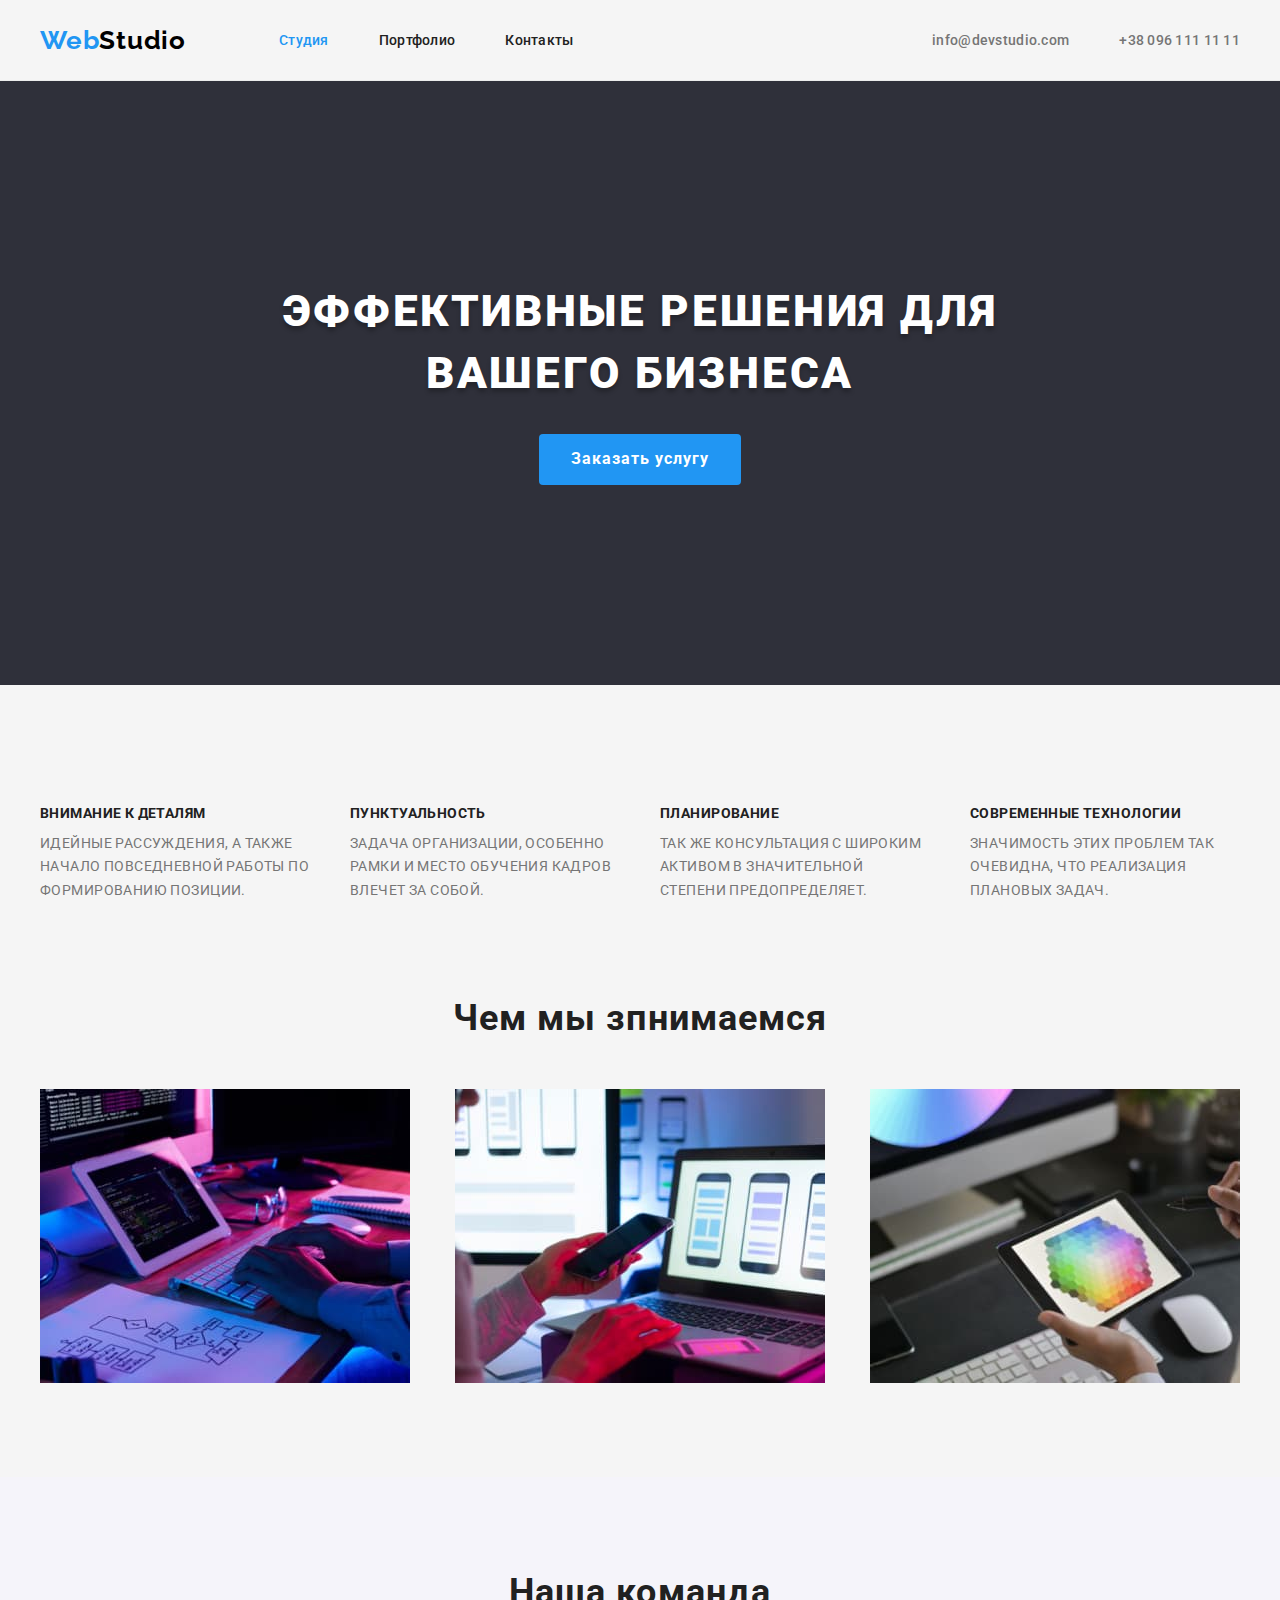
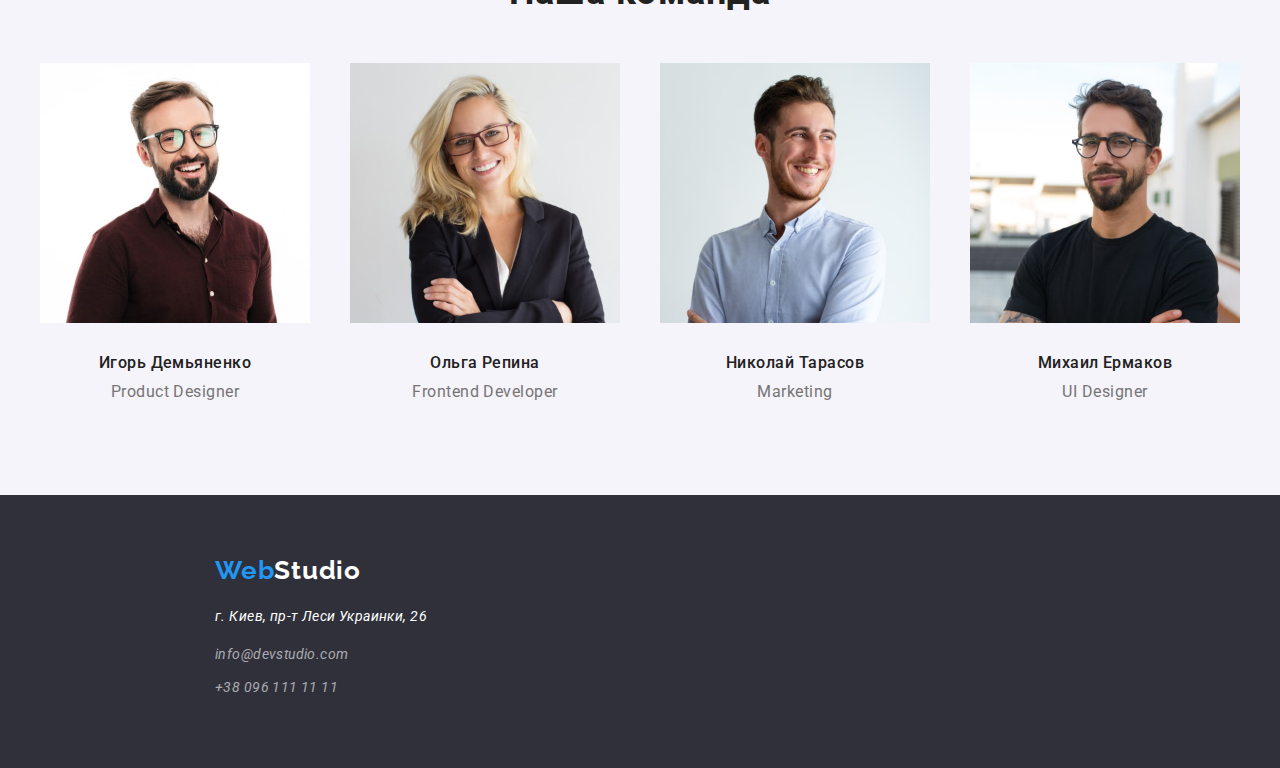
<file: index.html>
<!DOCTYPE html>
<html lang="ru">
  <head>
    <meta charset="UTF-8" />
    <meta name="viewport" content="width=device-width, initial-scale=1.0" />
    <title>Document</title>
    <link rel="preconnect" href="https://fonts.googleapis.com" />
    <link rel="preconnect" href="https://fonts.gstatic.com" crossorigin />
    <link
      href="https://fonts.googleapis.com/css2?family=Raleway:wght@700&family=Roboto:wght@400;500;700;900&display=swap"
      rel="stylesheet"
    />
    <link
      rel="stylesheet"
      href="https://cdnjs.cloudflare.com/ajax/libs/modern-normalize/2.0.0/modern-normalize.min.css"
    />
    <link rel="stylesheet" href="./css/styles.css" />
  </head>
  <body class="page">
    <!--Шапка сайта-->
    <header class="header">
      <div class="container main-nav">
        <nav class="nav">
          <a class="logo link" href="./index.html">
            <span class="web">Web</span>Studio
          </a>

          <ul class="site-nav list">
            <li class="nav-item"><a class="link current" href="">Студия</a></li>
            <li class="nav-item">
              <a class="link" href="./portfolio.html">Портфолио</a>
            </li>
            <li class="nav-item"><a class="link" href="">Контакты</a></li>
          </ul>
        </nav>

        <ul class="auth-nav list">
          <li class="nav-item">
            <a class="link" href="">info@devstudio.com</a>
          </li>
          <li class="nav-item">
            <a class="link" href="">+38 096 111 11 11</a>
          </li>
        </ul>
      </div>
    </header>

    <main>
      <!--Герой-->
      <section class="hero">
        <div class="container">
          <h1 class="hero-text">
            Эффективные решения для <br />
            вашего бизнеса
          </h1>
          <button type="button" class="hero-button">Заказать услугу</button>
        </div>
      </section>

      <!--Преимущества-->
      <section class="advantages">
        <div class="container">
          <h2 class="hide-title">Преимущества</h2>
          <ul class="advantages-items list">
            <li class="item-advantage">
              <h3 class="advantages-title">Внимание к деталям</h3>
              <p class="content">
                Идейные рассуждения, а также начало повседневной работы по
                формированию позиции.
              </p>
            </li>
            <li class="item-advantage">
              <h3 class="advantages-title">Пунктуальность</h3>
              <p class="content">
                Задача организации, особенно рамки и место обучения кадров
                влечет за собой.
              </p>
            </li>
            <li class="item-advantage">
              <h3 class="advantages-title">Планирование</h3>
              <p class="content">
                Так же консультация с широким активом в значительной степени
                предопределяет.
              </p>
            </li>
            <li class="item-advantage">
              <h3 class="advantages-title">Современные технологии</h3>
              <p class="content">
                Значимость этих проблем так очевидна, что реализация плановых
                задач.
              </p>
            </li>
          </ul>
        </div>
      </section>

      <!--Чем мы занимаемся-->
      <section class="classes">
        <div class="container">
          <h2 class="classes-title">Чем мы зпнимаемся</h2>
          <ul class="classes-items list">
            <li>
              <img
                src="./images/business/box1.jpg"
                alt="руки на клавиатуре"
                width="370"
              />
            </li>
            <li>
              <img
                src="./images/business/box2.jpg"
                alt="человек с телефоном за ноутбуком"
                width="370"
              />
            </li>
            <li>
              <img
                src="./images/business/box3.jpg"
                alt="в руках планшет и стилус"
                width="370"
              />
            </li>
          </ul>
        </div>
      </section>

      <!--Наша команда-->
      <section class="our-team">
        <div class="container">
          <h2 class="team-title">Наша команда</h2>
          <ul class="team list">
            <li>
              <img
                src="./images/team/img1.jpg"
                alt="фотография Игоря Демьяненко"
                width="270"
              />
              <h3 class="command-title">Игорь Демьяненко</h3>
              <p class="speciality">Product Designer</p>
            </li>
            <li>
              <img
                src="./images/team/img2.jpg"
                alt="фотография Ольги Репиной"
                width="270"
              />
              <h3 class="command-title">Ольга Репина</h3>
              <p class="speciality">Frontend Developer</p>
            </li>
            <li>
              <img
                src="./images/team/img3.jpg"
                alt="Фотография Николая Тарарсова"
                width="270"
              />
              <h3 class="command-title">Николай Тарасов</h3>
              <p class="speciality">Marketing</p>
            </li>
            <li>
              <img
                src="./images/team/img4.jpg"
                alt="фотография Михаила Ермакова"
                width="270"
              />
              <h3 class="command-title">Михаил Ермаков</h3>
              <p class="speciality">UI Designer</p>
            </li>
          </ul>
        </div>
      </section>
    </main>

    <!--Подвал-->
    <footer class="main-footer">
      <a class="logo link" href="/index.html">
        <span class="web">Web</span>Studio
      </a>
      <address>
        <p class="location">г. Киев, пр-т Леси Украинки, 26</p>
      </address>
      <address>
        <ul class="list">
          <li class="address-element">
            <a class="link" href="">info@devstudio.com</a>
          </li>
          <li class="address-element">
            <a class="link" href="">+38 096 111 11 11</a>
          </li>
        </ul>
      </address>
    </footer>
  </body>
</html>
</file>
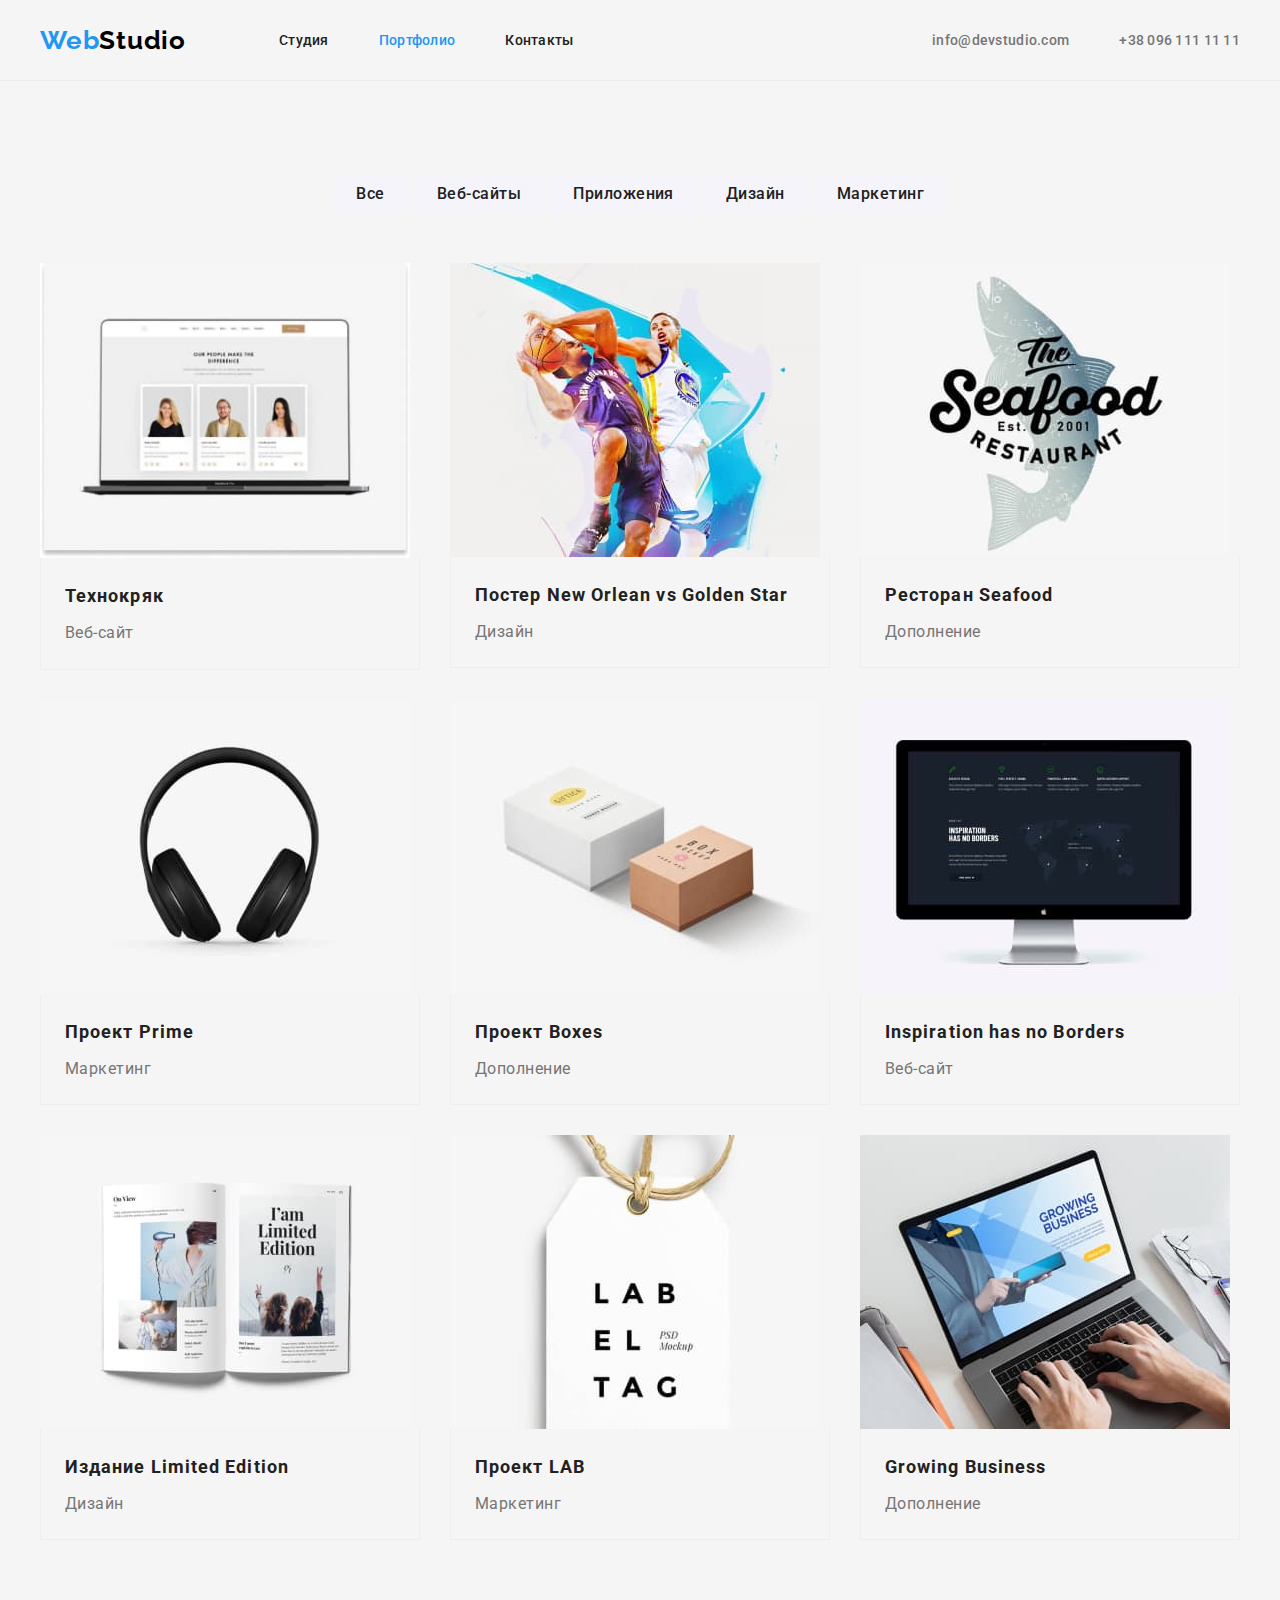
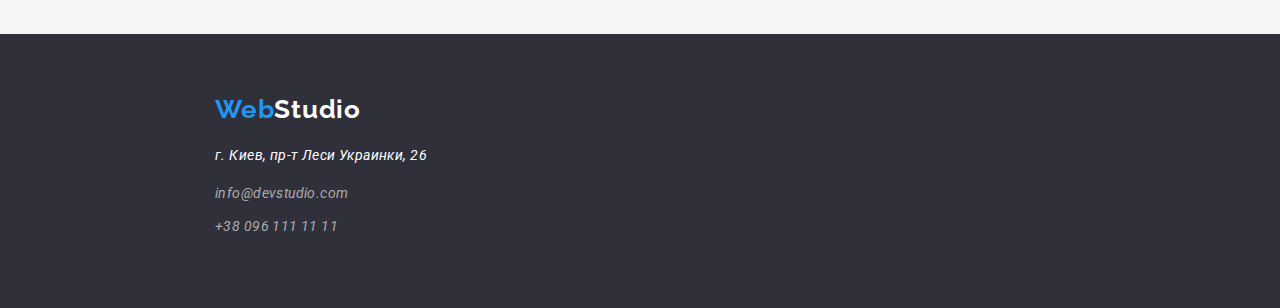
<file: portfolio.html>
<!DOCTYPE html>
<html lang="ru">
  <head>
    <meta charset="UTF-8" />
    <meta name="viewport" content="width=device-width, initial-scale=1.0" />
    <title>Document</title>
    <link rel="preconnect" href="https://fonts.googleapis.com" />
    <link rel="preconnect" href="https://fonts.gstatic.com" crossorigin />
    <link
      href="https://fonts.googleapis.com/css2?family=Raleway:wght@700&family=Roboto:wght@400;500;700;900&display=swap"
      rel="stylesheet"
    />
    <link
      rel="stylesheet"
      href="https://cdnjs.cloudflare.com/ajax/libs/modern-normalize/2.0.0/modern-normalize.min.css"
    />
    <link rel="stylesheet" href="./css/styles.css" />
  </head>
  <body class="page">
    <!--Шапка сайта-->
    <header class="header">
      <div class="container main-nav">
        <nav class="nav">
          <a class="logo link" href="./index.html">
            <span class="web">Web</span>Studio
          </a>

          <ul class="site-nav list">
            <li class="nav-item">
              <a class="link" href="./index.html">Студия</a>
            </li>
            <li class="nav-item">
              <a class="link current" href="">Портфолио</a>
            </li>
            <li class="nav-item"><a class="link" href="">Контакты</a></li>
          </ul>
        </nav>

        <ul class="auth-nav list">
          <li class="nav-item">
            <a class="link" href="">info@devstudio.com</a>
          </li>
          <li class="nav-item">
            <a class="link" href="">+38 096 111 11 11</a>
          </li>
        </ul>
      </div>
    </header>

    <!-- Проекты -->
    <main>
      <section class="portfolio">
        <div class="container">
          <ul class="filter-buttons list">
            <li class="button"><button type="button">Все</button></li>
            <li class="button"><button type="button">Веб-сайты</button></li>
            <li class="button"><button type="button">Приложения</button></li>
            <li class="button"><button type="button">Дизайн</button></li>
            <li class="button"><button type="button">Маркетинг</button></li>
          </ul>
        </div>

        <div class="container">
          <ul class="list portfolio-items">
            <li class="portfoio-card">
              <article>
                <a class="link" href="">
                  <div class="card-thumb">
                    <img
                      src="./images/portfolio/img1.jpg"
                      alt="фотографии людей на экране ноутбука"
                      width="370"
                    />
                  </div>
                  <div class="card-content">
                    <h3 class="portfolio-title">Технокряк</h3>
                    <p class="project">Веб-сайт</p>
                    <p class="project-description">
                      Lorem ipsum dolor sit amet consectetur adipisicing elit.
                      Possimus placeat corporis ratione? Repellendus repellat
                      sed sequi quidem porro provident consectetur voluptatibus
                      animi! Repudiandae modi reprehenderit, nobis nemo
                      molestias veniam asperiores.
                    </p>
                  </div>
                </a>
              </article>
            </li>

            <li class="portfoio-card">
              <article>
                <a class="link" href="">
                  <div class="card-thumb">
                    <img
                      src="./images/portfolio/img2.jpg"
                      alt="два баскетболиста"
                      width="370"
                    />
                  </div>
                  <div class="card-content">
                    <h3 class="portfolio-title">
                      Постер New Orlean vs Golden Star
                    </h3>
                    <p class="project">Дизайн</p>
                    <p class="project-description">
                      Lorem ipsum dolor sit amet consectetur adipisicing elit.
                      Possimus placeat corporis ratione? Repellendus repellat
                      sed sequi quidem porro provident consectetur voluptatibus
                      animi! Repudiandae modi reprehenderit, nobis nemo
                      molestias veniam asperiores.
                    </p>
                  </div>
                </a>
              </article>
            </li>

            <li class="portfoio-card">
              <article>
                <a class="link" href="">
                  <div class="card-thumb">
                    <img
                      src="./images/portfolio/img3.jpg"
                      alt="логотип ресторана"
                      width="370"
                    />
                  </div>
                  <div class="card-content">
                    <h3 class="portfolio-title">Ресторан Seafood</h3>
                    <p class="project">Дополнение</p>
                    <p class="project-description">
                      Lorem ipsum dolor sit amet consectetur adipisicing elit.
                      Possimus placeat corporis ratione? Repellendus repellat
                      sed sequi quidem porro provident consectetur voluptatibus
                      animi! Repudiandae modi reprehenderit, nobis nemo
                      molestias veniam asperiores.
                    </p>
                  </div>
                </a>
              </article>
            </li>

            <li class="portfoio-card">
              <article>
                <a class="link" href="">
                  <div class="card-thumb">
                    <img
                      src="./images/portfolio/img4.jpg"
                      alt="наушники"
                      width="370"
                    />
                  </div>
                  <div class="card-content">
                    <h3 class="portfolio-title">Проект Prime</h3>
                    <p class="project">Маркетинг</p>
                    <p class="project-description">
                      Lorem ipsum dolor sit amet consectetur adipisicing elit.
                      Possimus placeat corporis ratione? Repellendus repellat
                      sed sequi quidem porro provident consectetur voluptatibus
                      animi! Repudiandae modi reprehenderit, nobis nemo
                      molestias veniam asperiores.
                    </p>
                  </div>
                </a>
              </article>
            </li>

            <li class="portfoio-card">
              <article>
                <a class="link" href="">
                  <div class="card-thumb">
                    <img
                      src="./images/portfolio/img5.jpg"
                      alt="две коробки"
                      width="370"
                    />
                  </div>
                  <div class="card-content">
                    <h3 class="portfolio-title">Проект Boxes</h3>
                    <p class="project">Дополнение</p>
                    <p class="project-description">
                      Lorem ipsum dolor sit amet consectetur adipisicing elit.
                      Possimus placeat corporis ratione? Repellendus repellat
                      sed sequi quidem porro provident consectetur voluptatibus
                      animi! Repudiandae modi reprehenderit, nobis nemo
                      molestias veniam asperiores.
                    </p>
                  </div>
                </a>
              </article>
            </li>

            <li class="portfoio-card">
              <article>
                <a class="link" href="">
                  <div class="card-thumb">
                    <img
                      src="./images/portfolio/img6.jpg"
                      alt="монитор компьютера"
                      width="370"
                    />
                  </div>
                  <div class="card-content">
                    <h3 class="portfolio-title">Inspiration has no Borders</h3>
                    <p class="project">Веб-сайт</p>
                    <p class="project-description">
                      Lorem ipsum dolor sit amet consectetur adipisicing elit.
                      Possimus placeat corporis ratione? Repellendus repellat
                      sed sequi quidem porro provident consectetur voluptatibus
                      animi! Repudiandae modi reprehenderit, nobis nemo
                      molestias veniam asperiores.
                    </p>
                  </div>
                </a>
              </article>
            </li>

            <li class="portfoio-card">
              <article>
                <a class="link" href="">
                  <div class="card-thumb">
                    <img
                      src="./images/portfolio/img7.jpg"
                      alt="открытая книга"
                      width="370"
                    />
                  </div>
                  <div class="card-content">
                    <h3 class="portfolio-title">Издание Limited Edition</h3>
                    <p class="project">Дизайн</p>
                    <p class="project-description">
                      Lorem ipsum dolor sit amet consectetur adipisicing elit.
                      Possimus placeat corporis ratione? Repellendus repellat
                      sed sequi quidem porro provident consectetur voluptatibus
                      animi! Repudiandae modi reprehenderit, nobis nemo
                      molestias veniam asperiores.
                    </p>
                  </div>
                </a>
              </article>
            </li>

            <li class="portfoio-card">
              <article>
                <a class="link" href="">
                  <div class="card-thumb">
                    <img
                      src="./images/portfolio/img8.jpg"
                      alt="ярлык на нитке"
                      width="370"
                    />
                  </div>
                  <div class="card-content">
                    <h3 class="portfolio-title">Проект LAB</h3>
                    <p class="project">Маркетинг</p>
                    <p class="project-description">
                      Lorem ipsum dolor sit amet consectetur adipisicing elit.
                      Possimus placeat corporis ratione? Repellendus repellat
                      sed sequi quidem porro provident consectetur voluptatibus
                      animi! Repudiandae modi reprehenderit, nobis nemo
                      molestias veniam asperiores.
                    </p>
                  </div></a
                >
              </article>
            </li>

            <li class="portfoio-card">
              <article>
                <a class="link" href="">
                  <div class="card-thumb">
                    <img
                      src="./images/portfolio/img9.jpg"
                      alt="человек работющий за ноутбуком"
                      width="370"
                    />
                  </div>
                  <div class="card-content">
                    <h3 class="portfolio-title">Growing Business</h3>
                    <p class="project">Дополнение</p>
                    <p class="project-description">
                      Lorem ipsum dolor sit amet consectetur adipisicing elit.
                      Possimus placeat corporis ratione? Repellendus repellat
                      sed sequi quidem porro provident consectetur voluptatibus
                      animi! Repudiandae modi reprehenderit, nobis nemo
                      molestias veniam asperiores.
                    </p>
                  </div>
                </a>
              </article>
            </li>
          </ul>
        </div>
      </section>
    </main>

    <!--Подвал-->
    <footer class="main-footer">
      <a class="logo link" href="/index.html">
        <span class="web">Web</span>Studio
      </a>
      <address>
        <p class="location">г. Киев, пр-т Леси Украинки, 26</p>
      </address>
      <address>
        <ul class="list">
          <li class="address-element">
            <a class="link" href="">info@devstudio.com</a>
          </li>
          <li class="address-element">
            <a class="link" href="">+38 096 111 11 11</a>
          </li>
        </ul>
      </address>
    </footer>
  </body>
</html>
</file>
<file: css/styles.css>
:root {
  --header-color: #212121;
  --dark-bg-color: #2f303a;
  --text-color: #757575;
  --text-header: #ffffff;
  --accent-color: #2196f3;
  --primary-background: #f5f5f5;
  --secondary-background: #f5f4fa;
  --additional-background: #2f303a;
  --ligo-black: #000000;
  --header-border-color: #ececec;
  --card-border-color: #eeeeee;
  --address-element: rgba(255, 255, 255, 0.6);
  --card-set-gap: 30px;
}

.page {
  background-color: var(--primary-background);
  color: var(--header-color);

  font-family: roboto, sans-serif;
}

img {
  display: block;
  max-width: 100%;
  height: auto;
}

.list {
  list-style: none;
  padding: 0;
  margin: 0;
}

.link {
  text-decoration: none;
}

.header {
  border-bottom: 1px solid var(--header-border-color);
}

.container {
  width: 1230px;
  padding-left: 15px;
  padding-right: 15px;
  margin-left: auto;
  margin-right: auto;
}

/* Шапка */
.main-nav {
  display: flex;
  align-items: center;
  /* border-bottom: 1px solid tomato; */
}

.nav {
  display: flex;
  align-items: center;
}

header .logo {
  color: var(--ligo-black);
  font-family: raleway;

  font-size: 26px;
  font-weight: 700;
  line-height: normal;
  letter-spacing: 0.78px;
}

.web {
  color: var(--accent-color);
}

.logo:hover,
.logo:focus {
  color: var(--accent-color);
}

.site-nav {
  display: flex;
  margin-left: 93px;
}

/* .site-nav .nav-item:not(:last-child) {
  margin-right: 50px;
} */

.site-nav .nav-item + .nav-item {
  margin-left: 50px;
}

.site-nav .link {
  display: block;
  padding-top: 32px;
  padding-bottom: 32px;

  color: var(--header-color);

  font-size: 14px;
  font-weight: 500;
  line-height: normal;
  letter-spacing: 0.28px;
}

.site-nav .link:hover,
.site-nav .link:focus {
  color: var(--accent-color);
}

.site-nav .link.current {
  color: var(--accent-color);
}

.auth-nav {
  display: flex;
  margin-left: auto;
}

.auth-nav .nav-item + .nav-item {
  margin-left: 50px;
}

.auth-nav .link {
  display: block;
  padding-top: 32px;
  padding-bottom: 32px;

  color: var(--text-color);

  font-size: 14px;
  font-weight: 500;
  line-height: normal;
  letter-spacing: 0.28px;
}

.auth-nav .link:hover,
.auth-nav .link:focus {
  color: var(--accent-color);
}

/* Герой */
.hero {
  padding: 200px 0;

  text-align: center;

  background-color: var(--dark-bg-color);
}

.hero-text {
  margin-top: 0;
  margin-bottom: 30px;

  color: var(--text-header);
  text-shadow: 0px 4px 4px rgba(0, 0, 0, 0.25);

  font-size: 44px;
  font-weight: 900;
  line-height: 1.4;
  letter-spacing: 2.64px;
  text-transform: uppercase;
}

.hero-button {
  border: none;
  border-radius: 4px;
  padding: 10px 32px;
  text-align: center;

  background-color: var(--accent-color);
  color: #fff;

  text-align: center;
  font-size: 16px;
  font-weight: 700;
  line-height: 1.9;
  letter-spacing: 0.96px;
}

/* Преимущества */
.hide-title {
  opacity: 0;
  margin-top: 0;
  margin-bottom: 0;
}

.advantages {
  padding-top: 94px;
}

.advantages-items {
  display: flex;
  flex-wrap: wrap;
  justify-content: space-between;

  font-size: 14px;
  font-weight: 700;
  line-height: normal;
  letter-spacing: 0.42px;
  text-transform: uppercase;
}

.item-advantage {
  width: 270px;
}

/* .advantages-items .item-advantage + .item-advantage {
  margin-left: 30px;
} */

.advantages-title {
  margin-top: 0;
  margin-bottom: 10px;

  font-size: 14px;
  font-weight: 700;
  line-height: 1.1;
  letter-spacing: 0.03em;
  text-align: left;
}

.advantages-items .content {
  margin: 0;

  color: var(--text-color);

  font-size: 14px;
  font-weight: 400;
  line-height: 1.7;
  letter-spacing: 0.42px;
}

/* Чем мы занимаемся */
.classes {
  padding-top: 94px;
  padding-bottom: 94px;
}

.classes-title,
.team-title {
  margin-top: 0;
  margin-bottom: 50px;

  text-align: center;
  font-size: 36px;
  font-weight: 700;
  line-height: normal;
  letter-spacing: 1.08px;
}

.classes-items {
  display: flex;
  flex-wrap: wrap;
  justify-content: space-between;
}

/* Наша команда */
.our-team {
  padding-top: 94px;
  padding-bottom: 94px;

  background-color: var(--secondary-background);
}

.team {
  display: flex;
  flex-wrap: wrap;
  justify-content: space-between;
}

.team-card {
  width: 270px;
  height: 428px;
}

.command-title {
  margin-top: 30px;
  margin-bottom: 10px;

  text-align: center;
  font-size: 16px;
  font-weight: 500;
  line-height: normal;
  letter-spacing: 0.48px;
}

.team .speciality {
  margin: 0;

  color: var(--text-color);

  text-align: center;
  font-size: 16px;
  font-weight: 400;
  line-height: normal;
  letter-spacing: 0.48px;
}

/* Подвал */
.main-footer {
  padding: 60px 0 60px 215px;

  background-color: var(--dark-bg-color);
}

footer .logo {
  display: inline-block;
  margin-bottom: 20px;

  color: var(--text-header);
  font-family: raleway;

  font-size: 26px;
  font-weight: 700;
  line-height: normal;
  letter-spacing: 0.78px;
}

address .location {
  margin-top: 0;

  color: var(--text-header);

  font-size: 14px;
  font-weight: 400;
  line-height: 1.7;
  letter-spacing: 0.42px;
}

.address-element .link {
  display: inline-block;
  margin-bottom: 9px;

  color: var(--address-element);

  font-size: 14px;
  font-weight: 400;
  line-height: 1.7;
  letter-spacing: 0.42px;
}

/* Портфолио */
.portfolio {
  padding: 94px 0;
}

.filter-buttons {
  display: flex;
  flex-wrap: wrap;
  justify-content: center;
  margin-bottom: 50px;
}

.filter-buttons button {
  display: inline-block;
  min-width: 73px;
  padding: 6px 22px;
  border: none;
  border-radius: 4px;
  text-align: center;
  cursor: pointer;

  color: var(--header-color);
  background-color: var(--secondary-background);

  font-family: inherit; /*явно унаслеуй шрифт от page*/
  font-size: 16px;
  font-weight: 500;
  line-height: 1.6;
  letter-spacing: 0.48px;
}

.filter-buttons .button + .button {
  margin-left: 8px;
}

.filter-buttons button:hover,
.filter-buttons button:focus {
  color: var(--text-header);
  background-color: var(--accent-color);
}

.portfolio-items {
  display: flex;
  flex-wrap: wrap;

  margin-top: calc(-1 * var(--card-set-gap));
  margin-left: calc(-1 * var(--card-set-gap));
}

.portfoio-card {
  /* calc((100% - кол-во маржинов в строке * значение маржина) / кол-во элементов в строке) */
  width: calc((100% - 60px) / 3);
  flex-basis: calc(100% / 3 - var(--card-set-gap));
  margin-top: var(--card-set-gap);
  margin-left: var(--card-set-gap);
  overflow: hidden;
}

.portfoio-card:nth-child(3n) {
  margin-right: 0;
}

.portfoio-card:nth-last-child(-n + 3) {
  margin-bottom: 0;
}

/* Альтернатива */
/* .portfoio-card:not(:nth-child(3n)) {
  margin-right: 30px;
}

.portfoio-card:not(:nth-last-child(-n + 3)) {
  margin-bottom: 30px;
} */

.card-content {
  padding: 20px 24px;
  border-right: 1px solid var(--card-border-color);
  border-bottom: 1px solid var(--card-border-color);
  border-left: 1px solid var(--card-border-color);
}

.portfolio-title {
  margin-top: 0;
  margin-bottom: 4px;
  /* margin-left: 24px; */

  color: var(--header-color);

  font-size: 18px;
  font-weight: 700;
  line-height: 2;
  letter-spacing: 1.08px;
}

.portfolio-items .project {
  margin-top: 0;
  margin-bottom: 0;

  color: var(--text-color);

  font-size: 16px;
  font-weight: 400;
  line-height: 1.9;
  letter-spacing: 0.48px;
}

.portfolio-items .project-description {
  display: none;
  margin: 0;

  color: var(--text-color);
}
</file>
